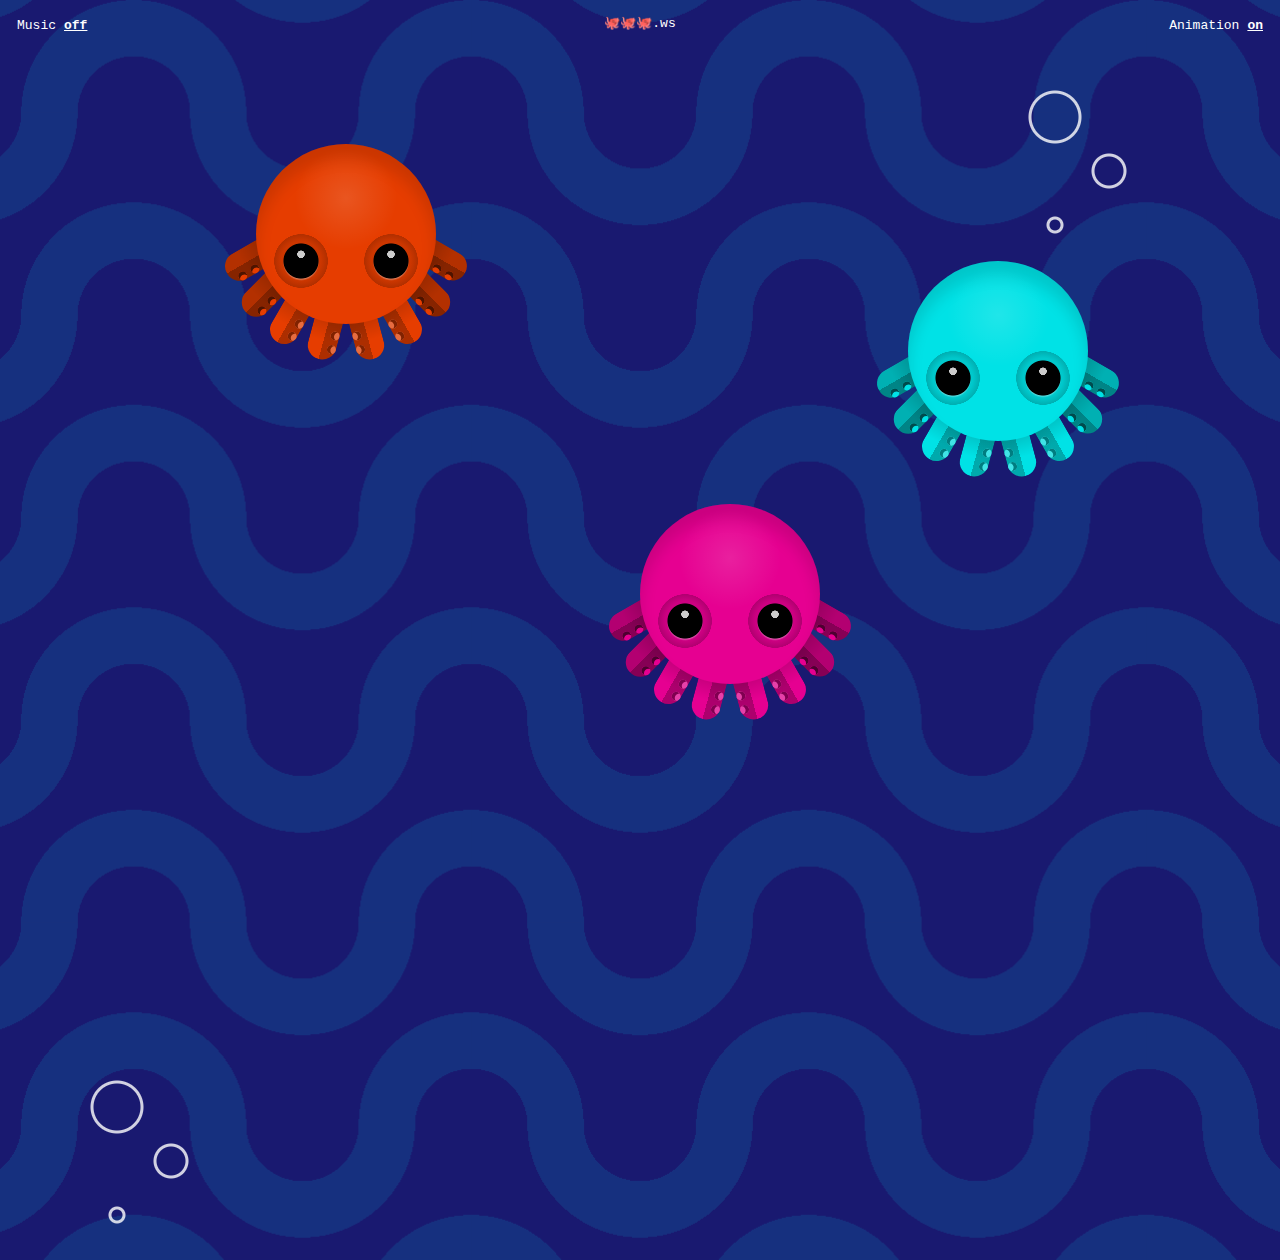
<file: index.html>
<!DOCTYPE html> <html lang="en"> <head> <meta charset="UTF-8"> <meta name="viewport" content="width=device-width,initial-scale=1"> <meta name="description" content="Three octupuses, swimming in the sea. That's it. That's the webpage."> <title>🐙🐙🐙</title> <link rel="icon" href="https://fav.farm/🐙"> <link rel="stylesheet" href="styles.css"> </head> <body> <header> <div class="music"> <label for="music" class="toggle pill">Music <input id="music" name="music" type="checkbox"></label> <label for="volume" class="pill">🔉 <input id="volume" type="range" min="0" max="1" step="0.01"></label> </div> <label class="toggle pill" for="animate">Animation <input id="animate" name="animate" type="checkbox" checked="checked"></label> <a class="link" href="//🐙🐙🐙.ws"><h1>🐙🐙🐙.ws</h1></a> </header> <main> <div class="🫙"> <label for="1️⃣" class="🐙" tabindex="0"> <div class="arm"></div> <div class="arm"></div> <div class="arm"></div> <div class="arm"></div> <div class="arm"></div> <div class="arm"></div> <div class="arm"></div> <div class="arm"></div> <input type="range" id="1️⃣" name="1️⃣" min="0" max="360" value="322" step="1"> </label> </div> <div class="🫙"> <label for="2️⃣" class="🐙" tabindex="0"> <div class="arm"></div> <div class="arm"></div> <div class="arm"></div> <div class="arm"></div> <div class="arm"></div> <div class="arm"></div> <div class="arm"></div> <div class="arm"></div> <input type="range" id="2️⃣" name="2️⃣" min="0" max="360" value="16" step="1"> </label> </div> <div class="🫙"> <label for="3️⃣" class="🐙" tabindex="0"> <div class="arm"></div> <div class="arm"></div> <div class="arm"></div> <div class="arm"></div> <div class="arm"></div> <div class="arm"></div> <div class="arm"></div> <div class="arm"></div> <input type="range" id="3️⃣" name="3️⃣" min="0" max="360" value="181" step="1"> </label> </div> <div class="⚪️"></div> <div class="⚪️"></div> </main> <footer> <audio disableremoteplayback loop preload> <source src="https://res.cloudinary.com/drmor38ma/video/upload/3octi/tdrnnrudsmwm8pckn6iu.aac" type="audio/aac"> <source src="https://res.cloudinary.com/drmor38ma/video/upload/3octi/tdrnnrudsmwm8pckn6iu.ogg" type="audio/ogg"> <source src="https://res.cloudinary.com/drmor38ma/video/upload/3octi/tdrnnrudsmwm8pckn6iu.mp3" type="audio/mpeg"> </audio> </footer> <script src="script.js"></script> </body> </html>
</file>
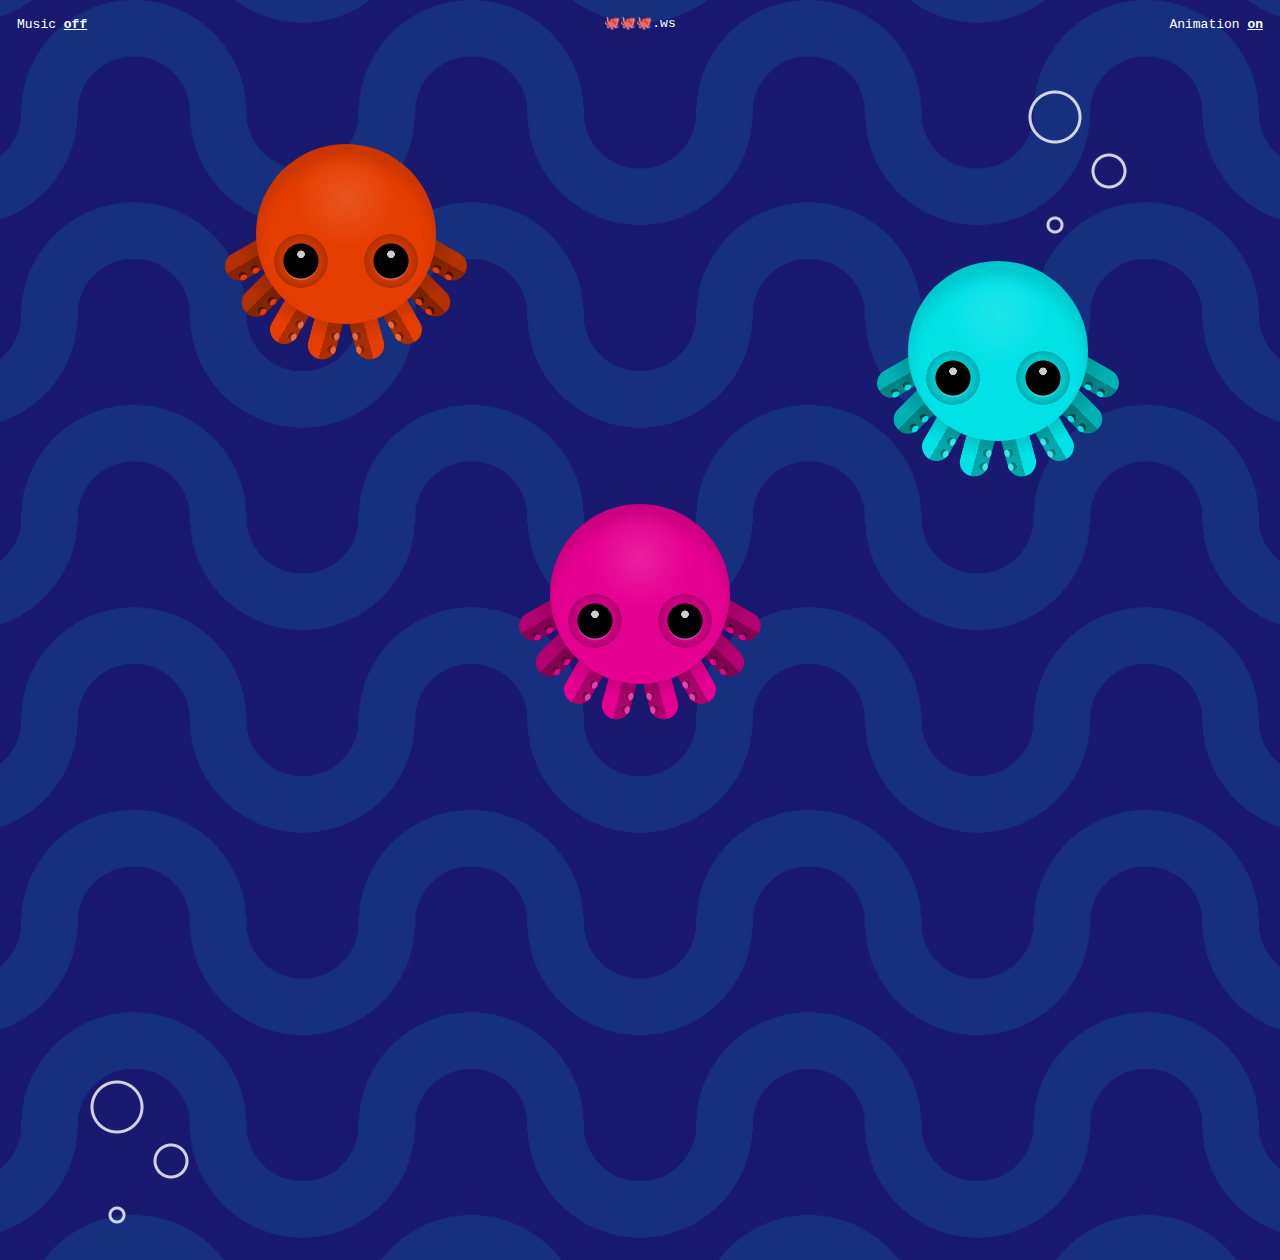
<file: dist/index.html>
<!DOCTYPE html> <html lang="en"> <head> <meta charset="UTF-8"> <meta name="viewport" content="width=device-width,initial-scale=1"> <title>🐙🐙🐙</title> <link rel="icon" href="https://fav.farm/🐙"> <link rel="stylesheet" href="styles.css"> </head> <body> <div class="🐙"> <div class="arm"></div> <div class="arm"></div> <div class="arm"></div> <div class="arm"></div> <div class="arm"></div> <div class="arm"></div> <div class="arm"></div> <div class="arm"></div> </div> <div class="🐙"> <div class="arm"></div> <div class="arm"></div> <div class="arm"></div> <div class="arm"></div> <div class="arm"></div> <div class="arm"></div> <div class="arm"></div> <div class="arm"></div> </div> <div class="🐙"> <div class="arm"></div> <div class="arm"></div> <div class="arm"></div> <div class="arm"></div> <div class="arm"></div> <div class="arm"></div> <div class="arm"></div> <div class="arm"></div> </div> <div class="⚪️"></div> <div class="⚪️"></div> <div class="aniToggle"> <input id="animate" name="animate" type="checkbox" checked="checked"> <label for="animate">Animation</label> </div> <div class="musicToggle"> <input id="music" name="music" type="checkbox"> <label for="music">Music</label> </div> <div id="player"></div> <a class="link" href="//🐙🐙🐙.ws">🐙🐙🐙.ws</a> <script> var tag = document.createElement("script");
      tag.src = "//www.youtube.com/iframe_api";
      var firstScriptTag = document.getElementsByTagName("script")[0];
      firstScriptTag.parentNode.insertBefore(tag, firstScriptTag);
      var player;
      function onYouTubeIframeAPIReady() {
        player = new YT.Player("player", {
          height: "0",
          width: "0",
          videoId: "JTszj4iZUMw",
          events: {
            onReady: onPlayerReady,
          },
        });
      }
      function onPlayerReady() {
        player.setVolume(50);
        music.addEventListener("change", () => {
          if (music.checked) {
            player.playVideo();
          } else {
            player.pauseVideo();
          }
        });
      } </script> </body> </html>
</file>
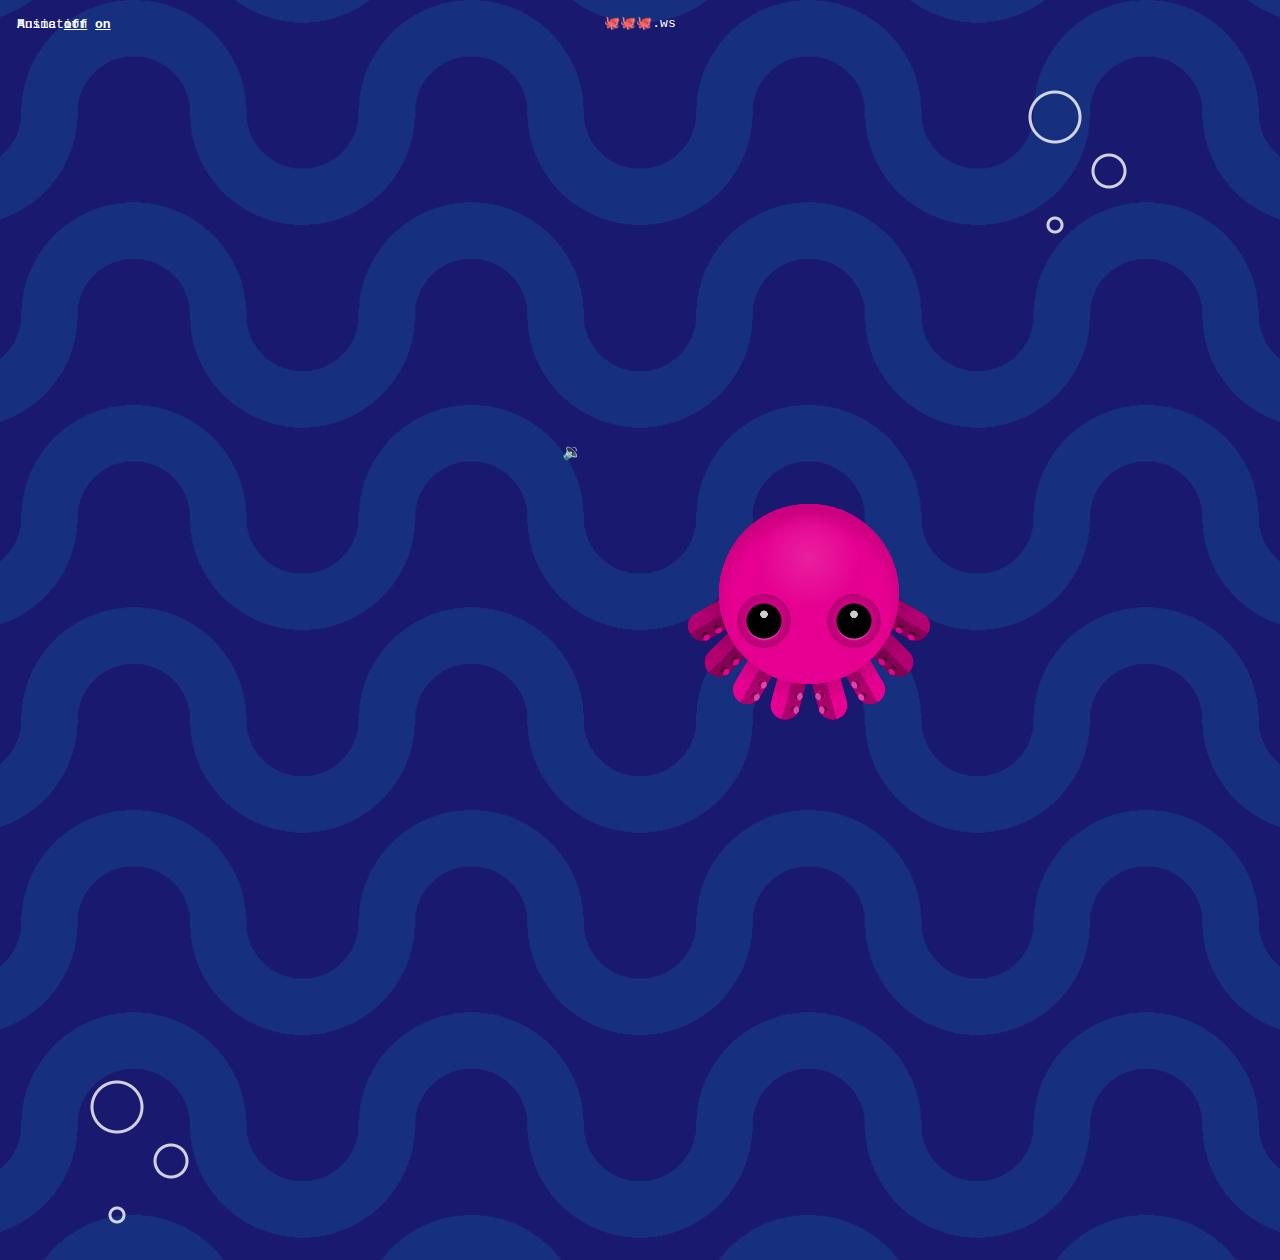
<file: src/index.html>
<!DOCTYPE html>
<html lang="en">
  <head>
    <meta charset="UTF-8" />
    <meta name="viewport" content="width=device-width, initial-scale=1" />
    <meta
      name="description"
      content="Three octupuses, swimming in the sea. That's it. That's the webpage."
    />
    <title>🐙🐙🐙</title>
    <link rel="icon" href="https://fav.farm/🐙" />
    <link rel="stylesheet" href="styles.css" />
  </head>
  <body>
    <header>
      <div class="music">
        <label for="music" class="toggle pill"
          >Music <input id="music" name="music" type="checkbox"
        /></label>
        <label for="volume" class="pill"
          >🔉 <input id="volume" type="range" min="0" max="1" step="0.01"
        /></label>
      </div>
      <label class="toggle pill" for="animate"
        >Animation <input id="animate" name="animate" type="checkbox" checked
      /></label>
      <a class="link" href="//🐙🐙🐙.ws"><h1>🐙🐙🐙.ws</h1></a>
    </header>
    <main>
      <div class="🫙">
        <label for="1️⃣" class="🐙" tabindex="0">
          <div class="arm"></div>
          <div class="arm"></div>
          <div class="arm"></div>
          <div class="arm"></div>
          <div class="arm"></div>
          <div class="arm"></div>
          <div class="arm"></div>
          <div class="arm"></div>
          <input
            type="range"
            id="1️⃣"
            name="1️⃣"
            min="0"
            max="360"
            value="322"
            step="1"
          />
        </label>
      </div>
      <div class="🫙">
        <label for="2️⃣" class="🐙" tabindex="0">
          <div class="arm"></div>
          <div class="arm"></div>
          <div class="arm"></div>
          <div class="arm"></div>
          <div class="arm"></div>
          <div class="arm"></div>
          <div class="arm"></div>
          <div class="arm"></div>
          <input
            type="range"
            id="2️⃣"
            name="2️⃣"
            min="0"
            max="360"
            value="16"
            step="1"
          />
        </label>
      </div>
      <div class="🫙">
        <label for="3️⃣" class="🐙" tabindex="0">
          <div class="arm"></div>
          <div class="arm"></div>
          <div class="arm"></div>
          <div class="arm"></div>
          <div class="arm"></div>
          <div class="arm"></div>
          <div class="arm"></div>
          <div class="arm"></div>
          <input
            type="range"
            id="3️⃣"
            name="3️⃣"
            min="0"
            max="360"
            value="181"
            step="1"
          />
        </label>
      </div>

      <div class="⚪️"></div>
      <div class="⚪️"></div>
    </main>
    <footer>
      <audio disableremoteplayback loop preload>
        <source
          src="https://res.cloudinary.com/drmor38ma/video/upload/3octi/tdrnnrudsmwm8pckn6iu.aac"
          type="audio/aac"
        />
        <source
          src="https://res.cloudinary.com/drmor38ma/video/upload/3octi/tdrnnrudsmwm8pckn6iu.ogg"
          type="audio/ogg"
        />
        <source
          src="https://res.cloudinary.com/drmor38ma/video/upload/3octi/tdrnnrudsmwm8pckn6iu.mp3"
          type="audio/mpeg"
        />
      </audio>
    </footer>
    <script src="script.js"></script>
  </body>
</html>
</file>
<file: styles.css>
@keyframes down{0%{background-position:center 37.5vmin}to{background-position:center 15vmin}}@keyframes bounce{0%{margin-top:-4vmin}to{margin-top:0}}@keyframes float{0%{background-position:0 0;top:calc(100% + 20vmin);transform:scale(1)}50%{background-position:5vmin 5vmin,7vmin 8vmin,5vmin 0;transform:scale(2)}to{background-position:0 0;top:-20vmin;transform:scale(1.5)}}@keyframes arm1{0%{transform:translateX(-8.8vmin) rotate(60deg)}to{transform:translateX(-8.8vmin) rotate(75deg)}}@keyframes arm2{0%{transform:translateX(-7.2vmin) rotate(45deg)}to{transform:translateX(-7.2vmin) rotate(60deg)}}@keyframes arm3{0%{transform:translateX(-4.4vmin) rotate(30deg)}to{transform:translateX(-4.4vmin) rotate(45deg)}}@keyframes arm4{0%{transform:translateX(-.6vmin) rotate(15deg)}to{transform:translateX(-.6vmin) rotate(30deg)}}@keyframes arm5{0%{transform:translateX(.6vmin) rotate(-15deg)}to{transform:translateX(.6vmin) rotate(-30deg)}}@keyframes arm6{0%{transform:translateX(4.4vmin) rotate(-30deg)}to{transform:translateX(4.4vmin) rotate(-45deg)}}@keyframes arm7{0%{transform:translateX(7.2vmin) rotate(-45deg)}to{transform:translateX(7.2vmin) rotate(-60deg)}}@keyframes arm8{0%{transform:translateX(8.8vmin) rotate(-60deg)}to{transform:translateX(8.8vmin) rotate(-75deg)}}:root{--oct-1:322deg;--oct-2:16deg;--oct-3:181deg;--bg-size:25vmin;--speed:1s;--size:20vmin}body,html{height:100%}body{align-items:center;animation:down var(--speed) linear infinite paused;background-color:#191970;background-image:radial-gradient(circle at calc(var(--bg-size)*.75)0,transparent,transparent calc(var(--bg-size)/4),rgba(0,255,255,.1) calc(var(--bg-size)/4),rgba(0,255,255,.1) calc(var(--bg-size)/2),transparent calc(var(--bg-size)/2)),radial-gradient(circle at calc(var(--bg-size)*1.5) calc(var(--bg-size)*.9),transparent,transparent calc(var(--bg-size)/4),rgba(0,255,255,.1) calc(var(--bg-size)/4),rgba(0,255,255,.1) calc(var(--bg-size)/2),transparent calc(var(--bg-size)/2)),radial-gradient(circle at 0 calc(var(--bg-size)*.9),transparent,transparent calc(var(--bg-size)/4),rgba(0,255,255,.1) calc(var(--bg-size)/4),rgba(0,255,255,.1) calc(var(--bg-size)/2),transparent calc(var(--bg-size)/2));background-position:center calc(var(--bg-size)/2);background-size:calc(var(--bg-size)*1.5) calc(var(--bg-size)*.9);display:flex;justify-content:center;margin:0;overflow:hidden}.🐙,.🐙::before{position:absolute}.🐙{--hue:100deg;animation:bounce var(--speed) infinite alternate paused;aspect-ratio:1/1;background-image:radial-gradient(circle at center 30%,rgba(255,255,255,.125),rgba(255,255,255,0) 33%);border-radius:100%;box-shadow:inset 0 calc(var(--size)*.08) calc(var(--size)*.08) rgba(0,0,0,.125);flex:0 0 auto;margin-top:calc(var(--size)/-5);width:var(--size)}.🐙::before{--hl-y:37.5%;--hl-size:0.02;background-image:radial-gradient(circle at 18.75% var(--hl-y),rgba(255,255,255,.8) calc(var(--size)*var(--hl-size)),transparent calc(var(--size)*var(--hl-size)*1.1)),radial-gradient(circle at 81.25% var(--hl-y),rgba(255,255,255,.8) calc(var(--size)*var(--hl-size)),transparent calc(var(--size)*var(--hl-size)*1.1)),radial-gradient(circle at 18.75%center,#000 calc(var(--size)*.095),transparent calc(var(--size)*.1)),radial-gradient(circle at 81.25%center,#000 calc(var(--size)*.095),transparent calc(var(--size)*.1)),radial-gradient(circle at 18.75% 53.33%,rgba(255,255,255,.3333333333) calc(var(--size)*.09),transparent 2vmin),radial-gradient(circle at 81.25% 53.33%,rgba(255,255,255,.3333333333) calc(var(--size)*.09),transparent 2vmin),radial-gradient(circle at 18.75%center,hwb(var(--hue) 0% 20%) calc(var(--size)*.11),hwb(var(--hue) 0% 30%) calc(var(--size)*.146),hwb(var(--hue) 0% 30%) calc(var(--size)*.148),transparent calc(var(--size)*.15)),radial-gradient(circle at 81.25%center,hwb(var(--hue) 0% 20%) calc(var(--size)*.11),hwb(var(--hue) 0% 30%) calc(var(--size)*.146),hwb(var(--hue) 0% 30%) calc(var(--size)*.148),transparent calc(var(--size)*.15));bottom:20%;content:"";height:30%;left:10%;width:80%}.🐙,.🐙 .arm{background-color:hwb(var(--hue) 0% 10%)}.🐙 .arm::after,.🐙 .arm::before{background-color:hwb(var(--hue) 25% 10%);box-shadow:inset .4vmin 0 0 hwb(var(--hue) 0% 50%)}.🐙 .arm:nth-child(n+5)::after,.🐙 .arm:nth-child(n+5)::before{box-shadow:inset -.4vmin 0 0 hwb(var(--hue) 0% 50%)}.🐙 .arm:first-child,.🐙 .arm:nth-child(2),.🐙 .arm:nth-child(7),.🐙 .arm:nth-child(8){background-color:hwb(var(--hue) 0% 30%)}.🐙 .arm:first-child::after,.🐙 .arm:first-child::before,.🐙 .arm:nth-child(2)::after,.🐙 .arm:nth-child(2)::before,.🐙 .arm:nth-child(7)::after,.🐙 .arm:nth-child(7)::before,.🐙 .arm:nth-child(8)::after,.🐙 .arm:nth-child(8)::before{background-color:hwb(var(--hue) 0% 10%)}.🐙 .arm:first-child::after,.🐙 .arm:first-child::before,.🐙 .arm:nth-child(2)::after,.🐙 .arm:nth-child(2)::before{box-shadow:inset .4vmin 0 0 hwb(var(--hue) 0% 70%)}.🐙 .arm:nth-child(7)::after,.🐙 .arm:nth-child(7)::before,.🐙 .arm:nth-child(8)::after,.🐙 .arm:nth-child(8)::before{box-shadow:inset -.4vmin 0 0 hwb(var(--hue) 0% 70%)}.🫙{position:absolute;width:var(--size);height:var(--size)}.🫙:active .arm{--speed:0.25s}.🫙:active .🐙::before{--hl-y:50%;--hl-size:0.033}.🫙:nth-child(1){top:calc(50% + 10vmin)}.🫙:nth-child(1) .🐙{--hue:var(--oct-1)}.🫙:nth-child(2){left:20%;top:20%}.🫙:nth-child(2) .🐙{--hue:var(--oct-2)}.🫙:nth-child(3){right:15%;top:33%}.🫙:nth-child(3) .🐙{--hue:var(--oct-3)}.arm,.⚪️{position:absolute}.⚪️{animation:float calc(var(--speed)*5) linear infinite paused;background-image:radial-gradient(circle at 3vmin 3vmin,transparent calc(3vmin - 4px),rgba(255,255,255,.8) calc(3vmin - 3px),rgba(255,255,255,.8) calc(3vmin - 1px),transparent 3vmin),radial-gradient(circle at 9vmin 9vmin,transparent calc(2vmin - 4px),rgba(255,255,255,.8) calc(2vmin - 3px),rgba(255,255,255,.8) calc(2vmin - 1px),transparent 2vmin),radial-gradient(circle at 3vmin 15vmin,transparent calc(1vmin - 4px),rgba(255,255,255,.8) calc(1vmin - 3px),rgba(255,255,255,.8) calc(1vmin - 1px),transparent 1vmin);height:20vmin;right:8vmin;top:10vmin;width:20vmin;z-index:-2}.⚪️+.⚪️{animation-delay:calc(var(--speed)*2);bottom:10vmin;left:10vmin;top:calc(100% + 20vmin)}.arm{animation:calc(var(--speed)/2) linear infinite alternate paused;border-radius:100px;bottom:0;height:32%;right:50%;transform-origin:center;width:16%;z-index:-1;background-image:linear-gradient(rgba(0,0,0,.25),transparent 67%),linear-gradient(to left,rgba(0,0,0,.25) 50%,transparent 50%)}.arm::after,.arm::before{border-radius:100%;bottom:12.5%;content:"";height:calc(var(--size)*.05);position:absolute;right:0;width:calc(var(--size)*.05)}.arm::after{bottom:calc(var(--size)*.12)}.arm:nth-child(n+5){background-image:linear-gradient(rgba(0,0,0,.25),transparent 67%),linear-gradient(to right,rgba(0,0,0,.25) 50%,transparent 50%);left:50%}.arm:nth-child(n+5)::after,.arm:nth-child(n+5)::before{left:0}.arm:first-child{animation-name:arm1;margin-bottom:4vmin;transform:translateX(-8.8vmin) rotate(60deg)}.arm:nth-child(2){animation-name:arm2;margin-bottom:.4vmin;transform:translateX(-7.2vmin) rotate(45deg)}.arm:nth-child(3){animation-name:arm3;margin-bottom:-2.4vmin;transform:translateX(-4.4vmin) rotate(30deg)}.arm:nth-child(4),.arm:nth-child(5){animation-name:arm4;margin-bottom:-4vmin;transform:translateX(-.6vmin) rotate(15deg)}.arm:nth-child(5){animation-name:arm5;transform:translateX(.6vmin) rotate(-15deg)}.arm:nth-child(6){animation-name:arm6;margin-bottom:-2.4vmin;transform:translateX(4.4vmin) rotate(-30deg)}.arm:nth-child(7){animation-name:arm7;margin-bottom:.4vmin;transform:translateX(7.2vmin) rotate(-45deg)}.arm:nth-child(8){animation-name:arm8;margin-bottom:4vmin;transform:translateX(8.8vmin) rotate(-60deg)}header{align-items:center;display:flex;justify-content:space-between;left:0;padding:1vmin;position:absolute;right:0;top:0}header .toggle{color:#fff;cursor:pointer;display:flex;font-family:monospace}header .toggle:focus-within,header .toggle:hover{background-color:hwb(322deg 0% 20%)}header .toggle::after{content:"off";font-weight:700;text-decoration:underline}header .toggle:has(input:checked)::after{content:"on"}header .toggle input[type=checkbox]{height:0;margin:0;opacity:0;width:0}header .music{align-items:center;display:flex;gap:.5rem}header .music:has(input:checked) label[for=volume]{display:flex}header .music:has(input[type=checkbox]:not(:checked)) label[for=volume] input{height:0;margin:0;opacity:0;width:0}header label[for=volume]{display:none}header label[for=volume]:focus-within,header label[for=volume]:hover{background-color:hwb(200deg 0% 20%)}.pill{align-items:center;border-radius:100px;gap:.25rem;height:2rem;padding:0 .5rem;transition:background-color 100ms}a{border-radius:1rem;color:#fff;font-family:monospace;padding:.5rem 1rem;position:absolute;text-decoration:none;transition:background-color .5s}.link{left:0;margin:auto;right:0;text-align:center;top:1vmin;width:12ch;order:1}.link:hover{background-color:#ff4500}body:has(#animate:checked),body:has(#animate:checked) .arm,body:has(#animate:checked) .⚪️,body:has(#animate:checked) .🐙{animation-play-state:running}main input[type=range]{appearance:none;background-image:linear-gradient(to right,hwb(0deg 0% 0%),hwb(36deg 0% 0%),hwb(72deg 0% 0%),hwb(108deg 0% 0%),hwb(144deg 0% 0%),hwb(180deg 0% 0%),hwb(216deg 0% 0%),hwb(252deg 0% 0%),hwb(288deg 0% 0%),hwb(324deg 0% 0%),hwb(360deg 0% 0%));border-radius:100px;left:-25%;opacity:0;position:absolute;top:-2rem;width:150%}main input[type=range]:focus,main label:focus-within input[type=range]{opacity:1}h1{font-size:.8125rem;font-weight:400;line-height:1;margin:0}
</file>
<file: dist/styles.css>
@charset "UTF-8";@-webkit-keyframes down{0%{background-position:center 37.5vmin}to{background-position:center 37.5vmin;background-position:center calc(15vmin)}}@keyframes down{0%{background-position:center 37.5vmin}to{background-position:center 37.5vmin;background-position:center calc(15vmin)}}@-webkit-keyframes bounce{0%{margin-top:-4vmin}to{margin-top:0}}@keyframes bounce{0%{margin-top:-4vmin}to{margin-top:0}}@-webkit-keyframes float{0%{background-position:0 0;top:calc(100% + 20vmin);-webkit-transform:scale(1);transform:scale(1)}50%{background-position:5vmin 5vmin,7vmin 8vmin,5vmin 0;-webkit-transform:scale(2);transform:scale(2)}to{background-position:0 0;top:-20vmin;-webkit-transform:scale(1.5);transform:scale(1.5)}}@keyframes float{0%{background-position:0 0;top:calc(100% + 20vmin);-webkit-transform:scale(1);transform:scale(1)}50%{background-position:5vmin 5vmin,7vmin 8vmin,5vmin 0;-webkit-transform:scale(2);transform:scale(2)}to{background-position:0 0;top:-20vmin;-webkit-transform:scale(1.5);transform:scale(1.5)}}@-webkit-keyframes arm1{0%{-webkit-transform:translateX(-8.8vmin) rotate(60deg);transform:translateX(-8.8vmin) rotate(60deg)}to{-webkit-transform:translateX(-8.8vmin) rotate(75deg);transform:translateX(-8.8vmin) rotate(75deg)}}@keyframes arm1{0%{-webkit-transform:translateX(-8.8vmin) rotate(60deg);transform:translateX(-8.8vmin) rotate(60deg)}to{-webkit-transform:translateX(-8.8vmin) rotate(75deg);transform:translateX(-8.8vmin) rotate(75deg)}}@-webkit-keyframes arm2{0%{-webkit-transform:translateX(-7.2vmin) rotate(45deg);transform:translateX(-7.2vmin) rotate(45deg)}to{-webkit-transform:translateX(-7.2vmin) rotate(60deg);transform:translateX(-7.2vmin) rotate(60deg)}}@keyframes arm2{0%{-webkit-transform:translateX(-7.2vmin) rotate(45deg);transform:translateX(-7.2vmin) rotate(45deg)}to{-webkit-transform:translateX(-7.2vmin) rotate(60deg);transform:translateX(-7.2vmin) rotate(60deg)}}@-webkit-keyframes arm3{0%{-webkit-transform:translateX(-4.4vmin) rotate(30deg);transform:translateX(-4.4vmin) rotate(30deg)}to{-webkit-transform:translateX(-4.4vmin) rotate(45deg);transform:translateX(-4.4vmin) rotate(45deg)}}@keyframes arm3{0%{-webkit-transform:translateX(-4.4vmin) rotate(30deg);transform:translateX(-4.4vmin) rotate(30deg)}to{-webkit-transform:translateX(-4.4vmin) rotate(45deg);transform:translateX(-4.4vmin) rotate(45deg)}}@-webkit-keyframes arm4{0%{-webkit-transform:translateX(-.6vmin) rotate(15deg);transform:translateX(-.6vmin) rotate(15deg)}to{-webkit-transform:translateX(-.6vmin) rotate(30deg);transform:translateX(-.6vmin) rotate(30deg)}}@keyframes arm4{0%{-webkit-transform:translateX(-.6vmin) rotate(15deg);transform:translateX(-.6vmin) rotate(15deg)}to{-webkit-transform:translateX(-.6vmin) rotate(30deg);transform:translateX(-.6vmin) rotate(30deg)}}@-webkit-keyframes arm5{0%{-webkit-transform:translateX(.6vmin) rotate(-15deg);transform:translateX(.6vmin) rotate(-15deg)}to{-webkit-transform:translateX(.6vmin) rotate(-30deg);transform:translateX(.6vmin) rotate(-30deg)}}@keyframes arm5{0%{-webkit-transform:translateX(.6vmin) rotate(-15deg);transform:translateX(.6vmin) rotate(-15deg)}to{-webkit-transform:translateX(.6vmin) rotate(-30deg);transform:translateX(.6vmin) rotate(-30deg)}}@-webkit-keyframes arm6{0%{-webkit-transform:translateX(4.4vmin) rotate(-30deg);transform:translateX(4.4vmin) rotate(-30deg)}to{-webkit-transform:translateX(4.4vmin) rotate(-45deg);transform:translateX(4.4vmin) rotate(-45deg)}}@keyframes arm6{0%{-webkit-transform:translateX(4.4vmin) rotate(-30deg);transform:translateX(4.4vmin) rotate(-30deg)}to{-webkit-transform:translateX(4.4vmin) rotate(-45deg);transform:translateX(4.4vmin) rotate(-45deg)}}@-webkit-keyframes arm7{0%{-webkit-transform:translateX(7.2vmin) rotate(-45deg);transform:translateX(7.2vmin) rotate(-45deg)}to{-webkit-transform:translateX(7.2vmin) rotate(-60deg);transform:translateX(7.2vmin) rotate(-60deg)}}@keyframes arm7{0%{-webkit-transform:translateX(7.2vmin) rotate(-45deg);transform:translateX(7.2vmin) rotate(-45deg)}to{-webkit-transform:translateX(7.2vmin) rotate(-60deg);transform:translateX(7.2vmin) rotate(-60deg)}}@-webkit-keyframes arm8{0%{-webkit-transform:translateX(8.8vmin) rotate(-60deg);transform:translateX(8.8vmin) rotate(-60deg)}to{-webkit-transform:translateX(8.8vmin) rotate(-75deg);transform:translateX(8.8vmin) rotate(-75deg)}}@keyframes arm8{0%{-webkit-transform:translateX(8.8vmin) rotate(-60deg);transform:translateX(8.8vmin) rotate(-60deg)}to{-webkit-transform:translateX(8.8vmin) rotate(-75deg);transform:translateX(8.8vmin) rotate(-75deg)}}:root{--oct-1:322deg;--oct-2:16deg;--oct-3:181deg}body,html{height:100%}body{align-items:center;-webkit-animation:down 1s linear infinite paused;animation:down 1s linear infinite paused;background-color:#191970;background-image:radial-gradient(circle at 18.75vmin 0,transparent,transparent 6.25vmin,rgba(0,255,255,.1) 6.25vmin,rgba(0,255,255,.1) 12.5vmin,transparent 12.5vmin),radial-gradient(circle at 37.5vmin 22.5vmin,transparent,transparent 6.25vmin,rgba(0,255,255,.1) 6.25vmin,rgba(0,255,255,.1) 12.5vmin,transparent 12.5vmin),radial-gradient(circle at 0 22.5vmin,transparent,transparent 6.25vmin,rgba(0,255,255,.1) 6.25vmin,rgba(0,255,255,.1) 12.5vmin,transparent 12.5vmin);background-position:center 12.5vmin;background-size:37.5vmin 22.5vmin;display:flex;justify-content:center;margin:0;overflow:hidden}.🐙,.🐙::before{position:absolute}.🐙{--hue:100deg;-webkit-animation:bounce 1s infinite alternate paused;animation:bounce 1s infinite alternate paused;background-image:radial-gradient(circle at center 30%,rgba(255,255,255,.125),rgba(255,255,255,0) 33%);border-radius:100%;box-shadow:inset 0 1.6vmin 1.6vmin rgba(0,0,0,.125);flex:0 0 auto;height:20vmin;margin-top:-4vmin;width:20vmin}.🐙,.🐙 .arm{background-color:hwb(var(--hue) 0% 10%)}.🐙::before{background-image:radial-gradient(circle at 18.75% 37.5%,#fffc .4vmin,transparent .44vmin),radial-gradient(circle at 81.25% 37.5%,#fffc .4vmin,transparent .44vmin),radial-gradient(circle at 18.75%center,black 1.9vmin,transparent 2vmin),radial-gradient(circle at 81.25%center,black 1.9vmin,transparent 2vmin),radial-gradient(circle at 18.75% 53.33%,rgba(255,255,255,.33) 1.8vmin,transparent 2vmin),radial-gradient(circle at 81.25% 53.33%,rgba(255,255,255,.33) 1.8vmin,transparent 2vmin),radial-gradient(circle at 18.75%center,hwb(var(--hue) 0% 20%) 2.2vmin,hwb(var(--hue) 0% 30%) 2.92vmin,hwb(var(--hue) 0% 30%) 2.96vmin,transparent 3vmin),radial-gradient(circle at 81.25%center,hwb(var(--hue) 0% 20%) 2.2vmin,hwb(var(--hue) 0% 30%) 2.92vmin,hwb(var(--hue) 0% 30%) 2.96vmin,transparent 3vmin);height:30%;width:80%;bottom:20%;content:"";left:10%}.🐙 .arm::after,.🐙 .arm::before{background-color:hwb(var(--hue) 25% 10%);box-shadow:inset .4vmin 0 0 hwb(var(--hue) 0% 50%)}.🐙 .arm:nth-child(n+5)::after,.🐙 .arm:nth-child(n+5)::before{box-shadow:inset -.4vmin 0 0 hwb(var(--hue) 0% 50%)}.🐙 .arm:first-child,.🐙 .arm:last-child,.🐙 .arm:nth-child(2),.🐙 .arm:nth-child(7){background-color:hwb(var(--hue) 0% 30%)}.🐙 .arm:first-child::after,.🐙 .arm:first-child::before,.🐙 .arm:last-child::after,.🐙 .arm:last-child::before,.🐙 .arm:nth-child(2)::after,.🐙 .arm:nth-child(2)::before,.🐙 .arm:nth-child(7)::after,.🐙 .arm:nth-child(7)::before{background-color:hwb(var(--hue) 0% 10%)}.🐙 .arm:first-child::after,.🐙 .arm:first-child::before,.🐙 .arm:nth-child(2)::after,.🐙 .arm:nth-child(2)::before{box-shadow:inset .4vmin 0 0 hwb(var(--hue) 0% 70%)}.🐙 .arm:last-child::after,.🐙 .arm:last-child::before,.🐙 .arm:nth-child(7)::after,.🐙 .arm:nth-child(7)::before{box-shadow:inset -.4vmin 0 0 hwb(var(--hue) 0% 70%)}.🐙:nth-child(1){--hue:var(--oct-1)}.🐙:nth-child(2){--hue:var(--oct-2)}.🐙:nth-child(3){--hue:var(--oct-3)}.🐙:first-child{top:calc(50% + 10vmin)}.🐙:nth-child(2){left:20%;top:20%}.🐙:nth-child(3){right:15%;top:33%}.arm,.⚪️{position:absolute}.⚪️{-webkit-animation:float 5s linear infinite paused;animation:float 5s linear infinite paused;background-image:radial-gradient(circle at 3vmin 3vmin,transparent calc(3vmin - 4px),rgba(255,255,255,.8) calc(3vmin - 3px),rgba(255,255,255,.8) calc(3vmin - 1px),transparent 3vmin),radial-gradient(circle at 9vmin 9vmin,transparent calc(2vmin - 4px),rgba(255,255,255,.8) calc(2vmin - 3px),rgba(255,255,255,.8) calc(2vmin - 1px),transparent 2vmin),radial-gradient(circle at 3vmin 15vmin,transparent calc(1vmin - 4px),rgba(255,255,255,.8) calc(1vmin - 3px),rgba(255,255,255,.8) calc(1vmin - 1px),transparent 1vmin);height:20vmin;right:8vmin;top:10vmin;width:20vmin;z-index:-2}.⚪️+.⚪️{-webkit-animation-delay:2s;animation-delay:2s;bottom:10vmin;left:10vmin;top:calc(100% + 20vmin)}.arm{-webkit-animation:.5s linear infinite alternate paused;animation:.5s linear infinite alternate paused;border-radius:100px;bottom:0;height:32%;right:50%;width:16%;z-index:-1;background-image:linear-gradient(rgba(0,0,0,.25),transparent 67%),linear-gradient(to left,rgba(0,0,0,.25) 50%,transparent 50%)}.arm::after,.arm::before{border-radius:100%;bottom:12.5%;content:"";height:1vmin;position:absolute;right:0;width:1vmin}.arm::after{bottom:2.4vmin}.arm:nth-child(n+5){background-image:linear-gradient(rgba(0,0,0,.25),transparent 67%),linear-gradient(to right,rgba(0,0,0,.25) 50%,transparent 50%);left:50%}.arm:nth-child(n+5)::after,.arm:nth-child(n+5)::before{left:0}.arm:first-child{-webkit-animation-name:arm1;animation-name:arm1;margin-bottom:4vmin;-webkit-transform:translateX(-8.8vmin) rotate(60deg);transform:translateX(-8.8vmin) rotate(60deg)}.arm:nth-child(2){-webkit-animation-name:arm2;animation-name:arm2;margin-bottom:.4vmin;-webkit-transform:translateX(-7.2vmin) rotate(45deg);transform:translateX(-7.2vmin) rotate(45deg)}.arm:nth-child(3){-webkit-animation-name:arm3;animation-name:arm3;margin-bottom:-2.4vmin;-webkit-transform:translateX(-4.4vmin) rotate(30deg);transform:translateX(-4.4vmin) rotate(30deg)}.arm:nth-child(4),.arm:nth-child(5){-webkit-animation-name:arm4;animation-name:arm4;margin-bottom:-4vmin;-webkit-transform:translateX(-.6vmin) rotate(15deg);transform:translateX(-.6vmin) rotate(15deg)}.arm:nth-child(5){-webkit-animation-name:arm5;animation-name:arm5;-webkit-transform:translateX(.6vmin) rotate(-15deg);transform:translateX(.6vmin) rotate(-15deg)}.arm:nth-child(6){-webkit-animation-name:arm6;animation-name:arm6;margin-bottom:-2.4vmin;-webkit-transform:translateX(4.4vmin) rotate(-30deg);transform:translateX(4.4vmin) rotate(-30deg)}.arm:nth-child(7){-webkit-animation-name:arm7;animation-name:arm7;margin-bottom:.4vmin;-webkit-transform:translateX(7.2vmin) rotate(-45deg);transform:translateX(7.2vmin) rotate(-45deg)}.arm:last-child{-webkit-animation-name:arm8;animation-name:arm8;margin-bottom:4vmin;-webkit-transform:translateX(8.8vmin) rotate(-60deg);transform:translateX(8.8vmin) rotate(-60deg)}.aniToggle input,.musicToggle input{display:none}.aniToggle input:checked~label::after,.musicToggle input:checked~label::after{content:"on"}.aniToggle label,.musicToggle label,a{color:#fff;font-family:monospace;position:absolute}.aniToggle label,.musicToggle label{cursor:pointer;padding:.5rem;top:1vmin}.aniToggle label::after,.musicToggle label::after{content:"off";font-weight:700;margin-left:1ch;text-decoration:underline}.aniToggle label{right:1vmin}.musicToggle label{left:1vmin}a{border-radius:1rem;line-height:1;padding:.5rem 1rem;text-decoration:none;transition:background-color .5s}.link{top:1vmin}.link:hover{background-color:#ff4500}.viv{bottom:1vmin}.viv:hover{background-color:#078}body:has(#animate:checked),body:has(#animate:checked) .arm,body:has(#animate:checked) .⚪️,body:has(#animate:checked) .🐙{-webkit-animation-play-state:running;animation-play-state:running}
</file>
<file: src/styles.css>
@charset "UTF-8";
:root {
  --oct-1: 322deg;
  --oct-2: 16deg;
  --oct-3: 181deg;
}
html,
body {
  height: 100%;
}
@keyframes down {
  from {
    background-position: center 12.5vmin;
    background-position: center 37.5vmin;
  }
  to {
    background-position: center 37.5vmin;
    background-position: center calc(15vmin);
  }
}
body {
  align-items: center;
  animation: down 1s linear infinite paused;
  background-color: midnightblue;
  background-image: radial-gradient(
      circle at 18.75vmin 0,
      transparent,
      transparent 6.25vmin,
      rgba(0, 255, 255, 0.1) 6.25vmin,
      rgba(0, 255, 255, 0.1) 12.5vmin,
      transparent 12.5vmin
    ),
    radial-gradient(
      circle at 37.5vmin 22.5vmin,
      transparent,
      transparent 6.25vmin,
      rgba(0, 255, 255, 0.1) 6.25vmin,
      rgba(0, 255, 255, 0.1) 12.5vmin,
      transparent 12.5vmin
    ),
    radial-gradient(
      circle at 0 22.5vmin,
      transparent,
      transparent 6.25vmin,
      rgba(0, 255, 255, 0.1) 6.25vmin,
      rgba(0, 255, 255, 0.1) 12.5vmin,
      transparent 12.5vmin
    );
  background-position: center 12.5vmin;
  background-size: 37.5vmin 22.5vmin;
  display: flex;
  justify-content: center;
  margin: 0;
  overflow: hidden;
}
.🐙 {
  --hue: 100deg;
  animation: bounce 1s infinite alternate paused;
  background-image: radial-gradient(
    circle at center 30%,
    rgba(255, 255, 255, 0.125),
    rgba(255, 255, 255, 0) 33%
  );
  border-radius: 100%;
  box-shadow: inset 0 1.6vmin 1.6vmin rgba(0, 0, 0, 0.125);
  flex: 0 0 auto;
  height: 20vmin;
  margin-top: -4vmin;
  position: absolute;
  width: 20vmin;
}
.🐙,
.🐙 .arm {
  background-color: hwb(var(--hue) 0% 10%);
}
.🐙::before {
  background-image: radial-gradient(
      circle at 18.75% 37.5%,
      #fffc 0.4vmin,
      transparent 0.44vmin
    ),
    radial-gradient(circle at 81.25% 37.5%, #fffc 0.4vmin, transparent 0.44vmin),
    radial-gradient(circle at 18.75% center, black 1.9vmin, transparent 2vmin),
    radial-gradient(circle at 81.25% center, black 1.9vmin, transparent 2vmin),
    radial-gradient(
      circle at 18.75% 53.33%,
      rgba(255, 255, 255, 0.33) 1.8vmin,
      transparent 2vmin
    ),
    radial-gradient(
      circle at 81.25% 53.33%,
      rgba(255, 255, 255, 0.33) 1.8vmin,
      transparent 2vmin
    ),
    radial-gradient(
      circle at 18.75% center,
      hwb(var(--hue) 0% 20%) 2.2vmin,
      hwb(var(--hue) 0% 30%) 2.92vmin,
      hwb(var(--hue) 0% 30%) 2.96vmin,
      transparent 3vmin
    ),
    radial-gradient(
      circle at 81.25% center,
      hwb(var(--hue) 0% 20%) 2.2vmin,
      hwb(var(--hue) 0% 30%) 2.92vmin,
      hwb(var(--hue) 0% 30%) 2.96vmin,
      transparent 3vmin
    );
}
.🐙 .arm::before,
.🐙 .arm::after {
  background-color: hwb(var(--hue) 25% 10%);
  box-shadow: inset 0.4vmin 0 0 hwb(var(--hue) 0% 50%);
}
.🐙 .arm:nth-child(n + 5)::before,
.🐙 .arm:nth-child(n + 5)::after {
  box-shadow: inset -0.4vmin 0 0 hwb(var(--hue) 0% 50%);
}
.🐙 .arm:first-child,
.🐙 .arm:nth-child(8),
.🐙 .arm:nth-child(2),
.🐙 .arm:nth-child(7) {
  background-color: hwb(var(--hue) 0% 30%);
}
.🐙 .arm:first-child::before,
.🐙 .arm:first-child::after,
.🐙 .arm:nth-child(8)::before,
.🐙 .arm:nth-child(8)::after,
.🐙 .arm:nth-child(2)::before,
.🐙 .arm:nth-child(2)::after,
.🐙 .arm:nth-child(7)::before,
.🐙 .arm:nth-child(7)::after {
  background-color: hwb(var(--hue) 0% 10%);
}
.🐙 .arm:first-child::before,
.🐙 .arm:first-child::after,
.🐙 .arm:nth-child(2)::before,
.🐙 .arm:nth-child(2)::after {
  box-shadow: inset 0.4vmin 0 0 hwb(var(--hue) 0% 70%);
}
.🐙 .arm:nth-child(8)::before,
.🐙 .arm:nth-child(8)::after,
.🐙 .arm:nth-child(7)::before,
.🐙 .arm:nth-child(7)::after {
  box-shadow: inset -0.4vmin 0 0 hwb(var(--hue) 0% 70%);
}
.🐙:nth-child(1) {
  /* background-color: mediumvioletred; */
  --hue: var(--oct-1);
}
.🐙:nth-child(2) {
  /* background-color: orangered; */
  --hue: var(--oct-2);
  left: 20%;
  top: 20%;
}
.🐙:nth-child(3) {
  /* background-color: darkturquoise; */
  --hue: var(--oct-3);
  right: 15%;
  top: 33%;
}
.🐙:first-child {
  top: calc(50% + 10vmin);
}
.🐙::before {
  height: 30%;
  width: 80%;
  bottom: 20%;
  content: "";
  left: 10%;
  position: absolute;
}
@keyframes bounce {
  from {
    margin-top: -4vmin;
  }
  to {
    margin-top: 0;
  }
}
.⚪️ {
  animation: float 5s linear infinite paused;
  background-image: radial-gradient(
      circle at 3vmin 3vmin,
      transparent calc(3vmin - 4px),
      rgba(255, 255, 255, 0.8) calc(3vmin - 3px),
      rgba(255, 255, 255, 0.8) calc(3vmin - 1px),
      transparent 3vmin
    ),
    radial-gradient(
      circle at 9vmin 9vmin,
      transparent calc(2vmin - 4px),
      rgba(255, 255, 255, 0.8) calc(2vmin - 3px),
      rgba(255, 255, 255, 0.8) calc(2vmin - 1px),
      transparent 2vmin
    ),
    radial-gradient(
      circle at 3vmin 15vmin,
      transparent calc(1vmin - 4px),
      rgba(255, 255, 255, 0.8) calc(1vmin - 3px),
      rgba(255, 255, 255, 0.8) calc(1vmin - 1px),
      transparent 1vmin
    );
  height: 20vmin;
  right: 8vmin;
  position: absolute;
  top: 10vmin;
  width: 20vmin;
  z-index: -2;
}
.⚪️ + .⚪️ {
  animation-delay: 2s;
  bottom: 10vmin;
  left: 10vmin;
  top: calc(100% + 20vmin);
}
@keyframes float {
  from {
    background-position: 0 0;
    top: calc(100% + 20vmin);
    transform: scale(1);
  }
  50% {
    background-position: 5vmin 5vmin, 7vmin 8vmin, 5vmin 0;
    transform: scale(2);
  }
  to {
    background-position: 0 0;
    top: -20vmin;
    transform: scale(1.5);
  }
}
.arm {
  animation: 0.5s linear infinite alternate paused;
  border-radius: 100px;
  bottom: 0;
  height: 32%;
  position: absolute;
  right: 50%;
  transform-origin: center;
  width: 16%;
  z-index: -1;
}
.arm::before,
.arm::after {
  border-radius: 100%;
  bottom: 12.5%;
  content: "";
  height: 1vmin;
  position: absolute;
  right: 0;
  width: 1vmin;
}
.arm::after {
  bottom: 2.4vmin;
}
.arm {
  background-image: linear-gradient(rgba(0, 0, 0, 0.25), transparent 67%),
    linear-gradient(to left, rgba(0, 0, 0, 0.25) 50%, transparent 50%);
}
.arm:nth-child(n + 5) {
  background-image: linear-gradient(rgba(0, 0, 0, 0.25), transparent 67%),
    linear-gradient(to right, rgba(0, 0, 0, 0.25) 50%, transparent 50%);
  left: 50%;
}
.arm:nth-child(n + 5)::before,
.arm:nth-child(n + 5)::after {
  left: 0;
}
.arm:first-child {
  animation-name: arm1;
  margin-bottom: 4vmin;
  transform: translateX(-8.8vmin) rotate(60deg);
}
.arm:nth-child(2) {
  animation-name: arm2;
  margin-bottom: 0.4vmin;
  transform: translateX(-7.2vmin) rotate(45deg);
}
.arm:nth-child(3) {
  animation-name: arm3;
  margin-bottom: -2.4vmin;
  transform: translateX(-4.4vmin) rotate(30deg);
}
.arm:nth-child(4) {
  animation-name: arm4;
  margin-bottom: -4vmin;
  transform: translateX(-0.6vmin) rotate(15deg);
}
.arm:nth-child(5) {
  animation-name: arm5;
  margin-bottom: -4vmin;
  transform: translateX(0.6vmin) rotate(-15deg);
}
.arm:nth-child(6) {
  animation-name: arm6;
  margin-bottom: -2.4vmin;
  transform: translateX(4.4vmin) rotate(-30deg);
}
.arm:nth-child(7) {
  animation-name: arm7;
  margin-bottom: 0.4vmin;
  transform: translateX(7.2vmin) rotate(-45deg);
}
.arm:nth-child(8) {
  animation-name: arm8;
  margin-bottom: 4vmin;
  transform: translateX(8.8vmin) rotate(-60deg);
}

@keyframes arm1 {
  from {
    transform: translateX(-8.8vmin) rotate(60deg);
  }
  to {
    transform: translateX(-8.8vmin) rotate(75deg);
  }
}
@keyframes arm2 {
  from {
    transform: translateX(-7.2vmin) rotate(45deg);
  }
  to {
    transform: translateX(-7.2vmin) rotate(60deg);
  }
}
@keyframes arm3 {
  from {
    transform: translateX(-4.4vmin) rotate(30deg);
  }
  to {
    transform: translateX(-4.4vmin) rotate(45deg);
  }
}
@keyframes arm4 {
  from {
    transform: translateX(-0.6vmin) rotate(15deg);
  }
  to {
    transform: translateX(-0.6vmin) rotate(30deg);
  }
}
@keyframes arm5 {
  from {
    transform: translateX(0.6vmin) rotate(-15deg);
  }
  to {
    transform: translateX(0.6vmin) rotate(-30deg);
  }
}
@keyframes arm6 {
  from {
    transform: translateX(4.4vmin) rotate(-30deg);
  }
  to {
    transform: translateX(4.4vmin) rotate(-45deg);
  }
}
@keyframes arm7 {
  from {
    transform: translateX(7.2vmin) rotate(-45deg);
  }
  to {
    transform: translateX(7.2vmin) rotate(-60deg);
  }
}
@keyframes arm8 {
  from {
    transform: translateX(8.8vmin) rotate(-60deg);
  }
  to {
    transform: translateX(8.8vmin) rotate(-75deg);
  }
}
.toggle {
  color: #fff;
  cursor: pointer;
  font-family: monospace;
  padding: 0.5rem;
  position: absolute;
  top: 1vmin;
  left: 1vmin;
}
.toggle + .toggle {
  left: auto;
  right: 1vmin;
}
.toggle:focus-within {
  background-color: hwb(322deg 0% 20%);
  border-radius: 100px;
}
.toggle::after {
  content: "off";
  font-weight: bold;
  text-decoration: underline;
}
.toggle:has(input:checked)::after {
  content: "on";
}
.toggle input {
  height: 0;
  margin: 0;
  opacity: 0;
  width: 0;
}
a {
  border-radius: 1rem;
  color: #fff;
  font-family: monospace;
  padding: 0.5rem 1rem;
  position: absolute;
  text-decoration: none;
  transition: background-color 0.5s;
}
.link {
  left: 0;
  margin: auto;
  right: 0;
  text-align: center;
  top: 1vmin;
  width: 12ch;
}
.link:hover {
  background-color: orangered;
}
.viv {
  bottom: 1vmin;
}
.viv:hover {
  background-color: #078;
}
/* Animate */
body:has(#animate:checked),
body:has(#animate:checked) .🐙,
body:has(#animate:checked) .⚪️,
body:has(#animate:checked) .arm {
  animation-play-state: running;
}
input[type="range"] {
  appearance: none;
  background-image: linear-gradient(
    to right,
    hwb(0deg 0% 0%),
    hwb(36deg 0% 0%),
    hwb(72deg 0% 0%),
    hwb(108deg 0% 0%),
    hwb(144deg 0% 0%),
    hwb(180deg 0% 0%),
    hwb(216deg 0% 0%),
    hwb(252deg 0% 0%),
    hwb(288deg 0% 0%),
    hwb(324deg 0% 0%),
    hwb(360deg 0% 0%)
  );
  border-radius: 100px;
  opacity: 0;
}
label:focus-within input[type="range"] {
  left: -25%;
  opacity: 1;
  position: absolute;
  top: -2rem;
  width: 150%;
}
h1 {
  font-size: 0.8125rem;
  font-weight: 400;
  line-height: 1;
  margin: 0;
}
</file>
